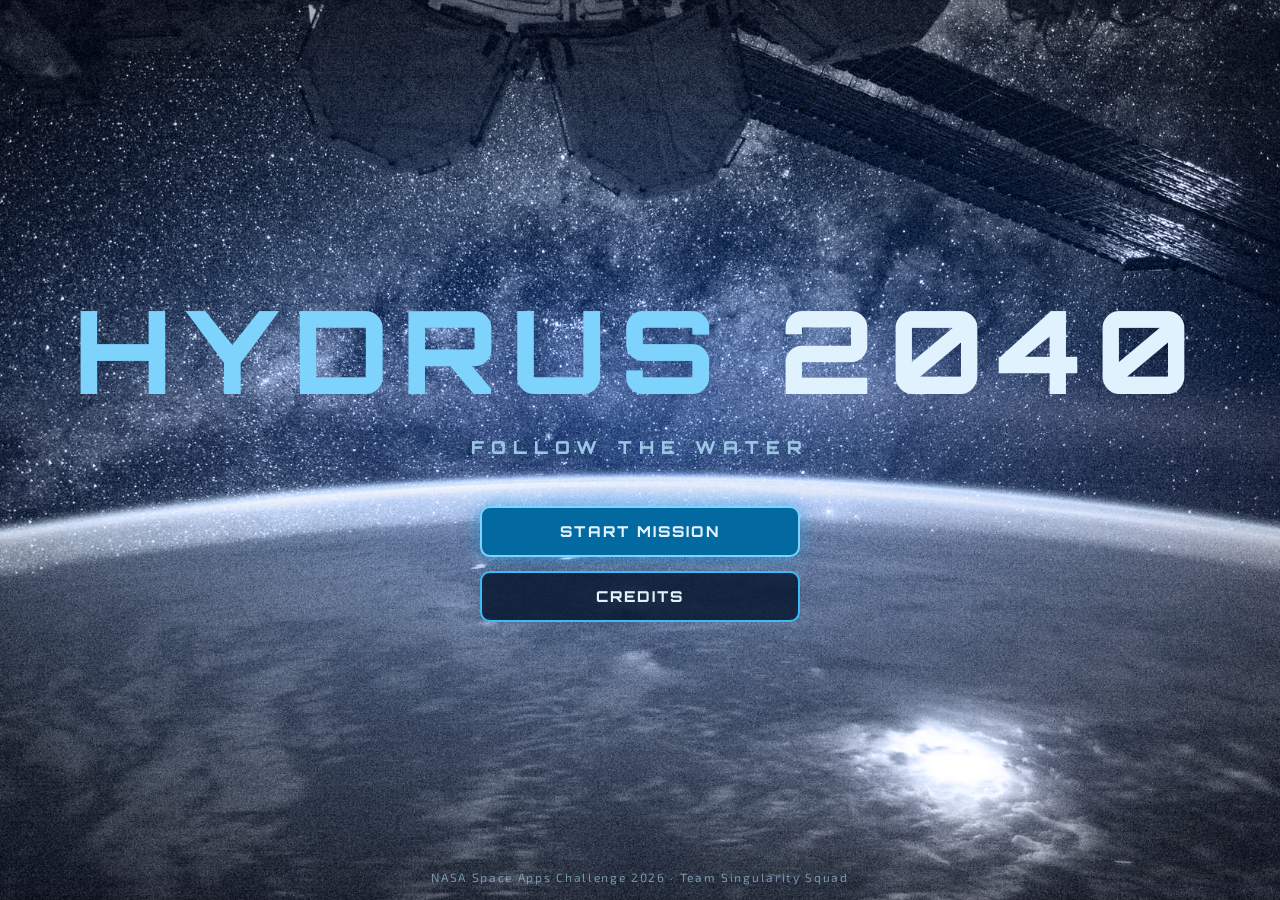
<file: hydrus-2040/index.html>
<!DOCTYPE html>
<html lang="en">
<head>
  <meta charset="UTF-8">
  <meta name="viewport" content="width=device-width, initial-scale=1.0">
  <title>Hydrus 2040</title>
  <meta name="description" content="Hydrus 2040: follow the water. A space mission design game for NASA Space Apps Challenge 2026.">
  <link rel="stylesheet" href="css/style.css">
</head>
<body>

  <!-- ============ 1. TITLE SCREEN ============ -->
  <section id="screen-title" class="screen active">
    <div class="title-bg"></div>
    <div class="title-tint"></div>
    <img class="drifter" src="assets/images/astronaut-floating.png" alt="">

    <div class="title-box">
      <div class="title-float">
        <h1 class="game-title">HYDRUS <span>2040</span></h1>
      </div>
      <p class="game-subtitle">FOLLOW THE WATER</p>
      <nav class="menu">
        <button class="btn btn-main" id="btn-start">START MISSION</button>
        <button class="btn" id="btn-credits">CREDITS</button>
      </nav>
    </div>

    <footer class="title-footer">NASA Space Apps Challenge 2026 · Team Singularity Squad</footer>
  </section>

  <!-- ============ 2. INTRO COMIC ============ -->
  <section id="screen-intro" class="screen">
    <div class="stage" id="intro-stage">
      <div class="panel-bg" id="panel-bg"></div>
      <div class="panel-extra" id="panel-extra"></div>
      <div class="caption" id="caption"></div>
      <img class="hydrus" id="hydrus" src="assets/images/control-hydrus.png" alt="Control Hydrus, your mission guide">
      <div class="bubble" id="bubble">
        <b class="bubble-name">CONTROL HYDRUS</b>
        <span id="bubble-text"></span>
      </div>
      <div class="dots" id="dots"></div>
      <button class="btn-skip" id="btn-skip">Skip intro &#9656;&#9656;</button>
      <button class="btn btn-main btn-next" id="btn-next">NEXT &#9656;</button>
    </div>
  </section>

  <!-- ============ 3. CHOOSE YOUR DESTINATION ============ -->
  <section id="screen-destinations" class="screen">
    <div class="title-bg dim"></div>
    <div class="title-tint"></div>

    <header class="dest-header">
      <button class="btn btn-small" id="dest-back">&#9666; Menu</button>
      <div class="dest-heading">
        <h2>CHOOSE YOUR DESTINATION</h2>
        <div class="dest-guide">
          <img src="assets/images/control-hydrus-face.png" alt="">
          <p><b>CONTROL HYDRUS:</b> <span id="dest-guide-text"></span></p>
        </div>
      </div>
    </header>

    <div class="dest-cols" id="dest-cols"></div>

    <div class="dest-bar">
      <p id="dest-choice">Pick a world to continue.</p>
      <button class="btn btn-main" id="dest-go" disabled>CONTINUE &#9656;</button>
    </div>
  </section>

  <!-- ============ 4. HANGAR ============ -->
  <!-- The hangar is drawn at 1920 x 1080 and scaled to fit any screen -->
  <section id="screen-hangar" class="screen">
    <div class="hg-stage" id="hg-stage">
      <header class="hg-top">
        <div class="hg-title"><h1>HANGAR</h1><small id="hg-sub"></small></div>
        <div class="hg-meter" id="m-budget"></div>
        <div class="hg-meter" id="m-weight"></div>
        <div class="hg-meter" id="m-power"></div>
        <div class="hg-meter" id="m-data"></div>
        <div class="hg-btns"><button class="hg-help" id="hg-help" aria-label="Hangar tour">?</button><button class="hg-back" id="hg-back">&#9666; BACK</button></div>
      </header>

      <div class="hg-grid">
        <div class="hg-left">
          <section class="pn" id="p-rocket"><div class="pt">1 · CHOOSE YOUR ROCKET</div><div id="rocket-list"></div></section>
          <section class="pn hg-fuel">
            <div class="pt">FUEL LOAD <span>$1M per 10%</span></div>
            <div class="fh"><b id="fuel-pct"></b><span id="fuel-dv"></span></div>
            <input type="range" id="fuel-range" min="0" max="100" step="1" aria-label="Fuel load">
            <div class="flab"><span>0%</span><span>25%</span><span>50%</span><span>75%</span><span>100%</span></div>
            <p class="fnote"><b>Δv</b> = how much your rocket can change its speed. More fuel gives more Δv, but costs money. More weight on board gives less Δv.</p>
          </section>
        </div>

        <section class="pn hg-bay">
          <div class="pt">ASSEMBLY BAY <span id="bay-sub"></span></div>
          <svg id="rocket-svg" viewBox="0 0 560 470" preserveAspectRatio="xMidYMid meet" aria-label="Your rocket"></svg>
        </section>

        <section class="pn" id="p-equip">
          <div class="pt">2 · LOAD YOUR EQUIPMENT <span id="equip-sub"></span></div>
          <div class="env" id="env"></div>
          <div class="items" id="equip-list"></div>
        </section>

        <div class="hg-bottom">
          <section class="pn" id="p-hazards"><div class="pt">3 · HAZARDS <span>what can go wrong, and what protects you</span></div><div class="hzs" id="hazards"></div></section>
          <section class="pn" id="p-crew">
            <div class="pt">4 · CREW STATIONS <span>Control Hydrus gives orders by station</span></div>
            <div class="crew" id="crew-stations"></div>
            <div class="hint"><img src="assets/images/control-hydrus-face.png" alt=""><div><b>CONTROL HYDRUS</b><p id="hint-text"></p></div></div>
          </section>
          <section class="pn hg-launch">
            <div class="pt">MISSION READINESS</div>
            <svg id="gauge" viewBox="0 0 300 170" width="270" aria-label="Mission readiness"></svg>
            <div class="risk" id="risk-text"></div>
            <ul class="blocked-list" id="blocked-list"></ul>
            <button class="lb" id="launch-btn">LAUNCH &#9656;</button>
          </section>
        </div>
      </div>

      <!-- Guided tour by Control Hydrus (inside the hangar) -->
      <div class="tour hidden" id="tour">
        <div class="tour-spot" id="tour-spot"></div>
        <div class="tour-box" id="tour-box">
          <img src="assets/images/control-hydrus-face.png" alt="Control Hydrus">
          <div class="tour-text">
            <b>CONTROL HYDRUS <span id="tour-step"></span></b>
            <p id="tour-msg"></p>
            <div class="tour-btns">
              <button class="tour-skip" id="tour-skip">Skip tour</button>
              <button class="btn btn-main tour-next" id="tour-next">NEXT &#9656;</button>
            </div>
          </div>
        </div>
      </div>
    </div>
  </section>

  <!-- ============ CREW WINDOW (before the hangar) ============ -->
  <div class="modal crew-modal hidden" id="crew-modal">
    <div class="crew-box">
      <img class="cm-astro" src="assets/images/control-hydrus.png" alt="Control Hydrus">
      <div class="cm-bubble"><b>CONTROL HYDRUS</b><span id="crew-question"></span></div>
      <div class="cm-body" id="crew-body"></div>
    </div>
  </div>

  <!-- ============ LAUNCH SUMMARY WINDOW ============ -->
  <div class="modal summary-modal hidden" id="summary-modal">
    <div class="mbx">
      <div class="mbub"><b>CONTROL HYDRUS</b>Trip and equipment selected. Ready to launch, team?</div>
      <img class="mch" src="assets/images/control-hydrus.png" alt="">
      <h2>MISSION SUMMARY<small>Check everything before launch. You can't change your equipment in space.</small></h2>
      <div class="sg" id="summary-grid"></div>
      <div class="btns">
        <button class="bb" id="sum-back">&#9666; BACK TO HANGAR</button>
        <button class="bl" id="sum-go">CONFIRM LAUNCH &#9656;</button>
      </div>
    </div>
  </div>

  <!-- Pop-up window (credits and messages) -->
  <div class="modal hidden" id="modal">
    <div class="modal-box">
      <div id="modal-content"></div>
      <button class="btn btn-main" id="modal-close">CLOSE</button>
    </div>
  </div>

  <!-- Scripts: order matters -->
  <script src="js/data.js"></script>
  <script src="js/main.js"></script>
  <script src="js/title.js"></script>
  <script src="js/intro.js"></script>
  <script src="js/destinations.js"></script>
  <script src="js/crew.js"></script>
  <script src="js/hangar.js"></script>
  <script src="js/tour.js"></script>
</body>
</html>
</file>
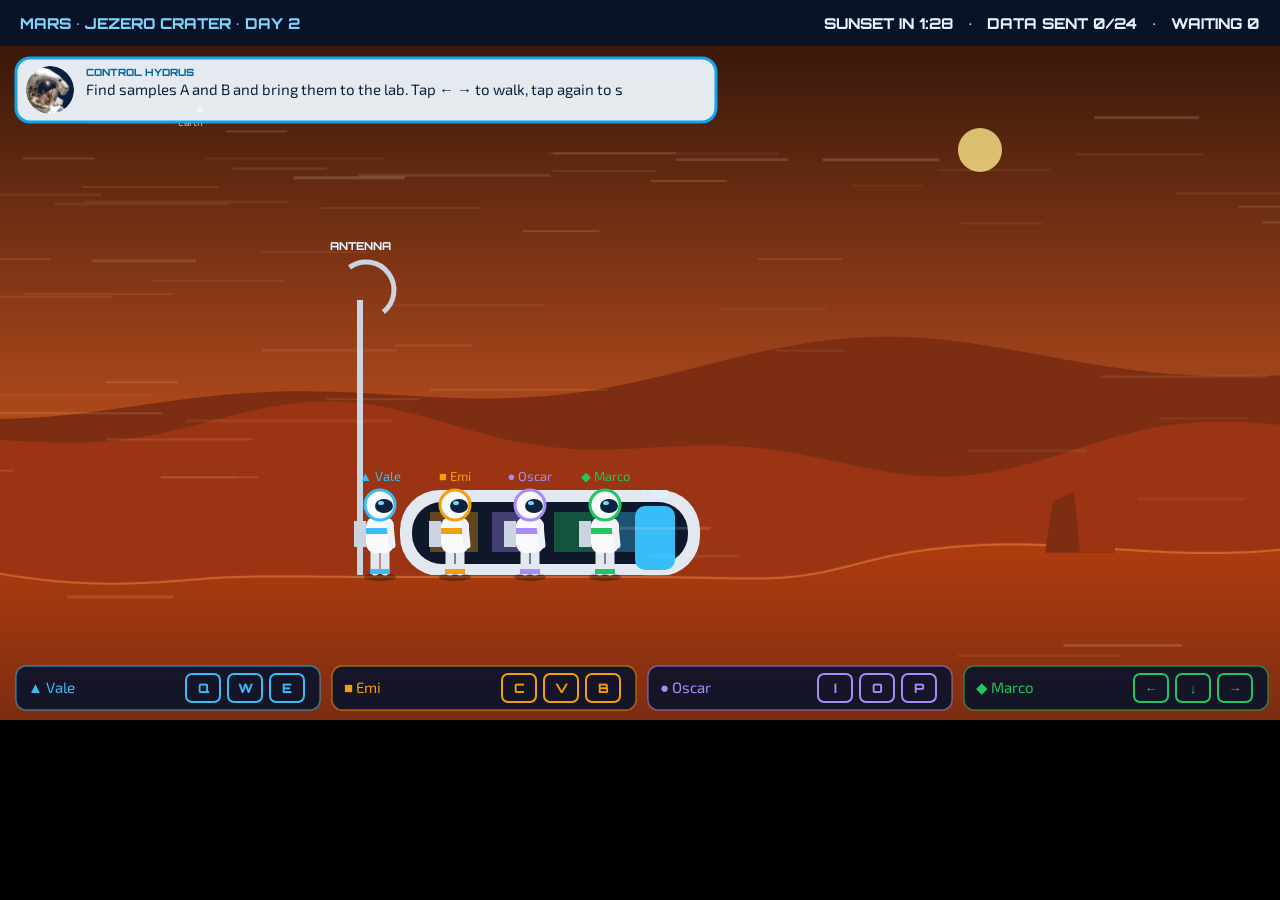
<file: prototypes/mars-movement/index.html>
<!DOCTYPE html>
<html lang="en">
<head>
<meta charset="UTF-8">
<title>Hydrus 2040 · Mars movement prototype</title>
<style>
  @font-face { font-family: Orb; src: url(orbitron.woff2); }
  @font-face { font-family: Exo; src: url(exo2-400.woff2); }
  html, body { margin: 0; height: 100%; background: #000; overflow: hidden; }
  canvas { display: block; margin: 0 auto; }
</style>
</head>
<body>
<canvas id="game" width="1280" height="720"></canvas>
<script src="world.js"></script>
</body>
</html>
</file>
<file: hydrus-2040/css/style.css>
/* =====================================================
   HYDRUS 2040 — STYLES
   Main colors are at the top: change them here.
   ===================================================== */

@font-face { font-family: 'Orbitron'; src: url(../assets/fonts/orbitron.woff2) format('woff2'); font-weight: 800; }
@font-face { font-family: 'Exo 2'; src: url(../assets/fonts/exo2-400.woff2) format('woff2'); font-weight: 400; }
@font-face { font-family: 'Exo 2'; src: url(../assets/fonts/exo2.woff2) format('woff2'); font-weight: 600; }

:root {
  --ice: #e0f2fe;        /* almost white */
  --light-blue: #7dd3fc;
  --blue: #38bdf8;
  --deep-blue: #0369a1;
  --navy: #04122b;
  --space: #01030a;
  --title-font: 'Orbitron', sans-serif;
  --text-font: 'Exo 2', sans-serif;
}

* { box-sizing: border-box; margin: 0; }
html, body { height: 100%; background: var(--space); color: var(--ice); font-family: var(--text-font); overflow: hidden; }
button { font: inherit; cursor: pointer; }
.hidden { display: none !important; }

/* ---------- Screens ---------- */
.screen { position: fixed; inset: 0; display: none; }
.screen.active { display: block; animation: fade-in .6s ease; }
@keyframes fade-in { from { opacity: 0; } to { opacity: 1; } }

/* ---------- Buttons ---------- */
.btn {
  font-family: var(--title-font); font-weight: 800; letter-spacing: .14em; font-size: 15px;
  padding: 14px 30px; color: var(--ice); background: #04122bcc;
  border: 2px solid var(--blue); border-radius: 10px; transition: .2s;
}
.btn:hover, .btn:focus-visible { background: var(--deep-blue); box-shadow: 0 0 22px var(--blue); outline: none; }
.btn-main { background: var(--deep-blue); border-color: var(--light-blue); box-shadow: 0 0 18px #0ea5e988; }
.btn-main:hover { box-shadow: 0 0 34px var(--blue); transform: translateY(-2px); }
.btn:disabled { opacity: .35; cursor: default; box-shadow: none; transform: none; }
.btn-small { font-size: 12px; padding: 9px 16px; }

/* ---------- 1. TITLE SCREEN ---------- */
.title-bg {
  position: absolute; inset: -4%;
  background: url(../assets/images/bg-title.jpg) center / cover;
  animation: slow-zoom 40s ease-in-out infinite alternate;
}
.title-bg.dim { filter: brightness(.55); }
@keyframes slow-zoom { from { transform: scale(1); } to { transform: scale(1.08); } }

/* Blue layer: turns the warm photo into cold blue tones */
.title-tint {
  position: absolute; inset: 0;
  background:
    radial-gradient(ellipse at center, #0a2a5a33 0%, #01030acc 85%),
    #0b3d91;
  mix-blend-mode: color; opacity: .9;
}
.title-tint::after {
  content: ''; position: absolute; inset: 0;
  background: linear-gradient(#01030a99, #01030a22 40%, #01030aaa);
  mix-blend-mode: normal;
}

.drifter {
  position: absolute; width: 9vw; min-width: 80px; top: 62%; left: -12vw; opacity: .9;
  animation: drift 55s linear infinite;
}
@keyframes drift {
  0%   { transform: translate(0, 0) rotate(-10deg); }
  50%  { transform: translate(70vw, -30vh) rotate(25deg); }
  100% { transform: translate(130vw, -10vh) rotate(60deg); }
}

.title-box {
  position: absolute; inset: 0; display: flex; flex-direction: column;
  align-items: center; justify-content: center; text-align: center; padding: 20px;
}
.title-float { animation: float 6s ease-in-out infinite; }
@keyframes float {
  0%, 100% { transform: translateY(0) rotate(-.6deg); }
  50%      { transform: translateY(-14px) rotate(.6deg); }
}
.game-title {
  font-family: var(--title-font); font-weight: 800; letter-spacing: .12em;
  font-size: clamp(42px, 9vw, 130px); color: var(--light-blue);
  animation: breathe 3.2s ease-in-out infinite;
}
.game-title span { color: var(--ice); }
@keyframes breathe {
  0%, 100% { text-shadow: 0 0 6px #0ea5e955; color: var(--light-blue); }
  50%      { text-shadow: 0 0 22px var(--blue), 0 0 55px #0284c7; color: #bae6fd; }
}
.game-subtitle {
  font-family: var(--title-font); letter-spacing: .4em; font-size: clamp(12px, 1.4vw, 20px);
  color: #9cc7e4; margin: 14px 0 48px;
}
.menu { display: flex; flex-direction: column; gap: 14px; width: min(320px, 80vw); }
.title-footer {
  position: absolute; bottom: 16px; width: 100%; text-align: center;
  font-size: 12px; letter-spacing: .14em; color: #9cc7e4aa;
}

/* ---------- 2. INTRO COMIC ---------- */
#screen-intro { background: #000; display: none; place-items: center; }
#screen-intro.active { display: grid; }
.stage {
  position: relative; width: min(100vw, 177.78vh); aspect-ratio: 16 / 9;
  overflow: hidden; container-type: inline-size; cursor: pointer; background: var(--space);
}
.panel-bg { position: absolute; inset: 0; background: center / cover no-repeat; }
.panel-bg.zoom { animation: panel-in .7s ease, ken-burns 14s ease-out forwards; }
@keyframes panel-in { from { opacity: 0; } to { opacity: 1; } }
@keyframes ken-burns { from { transform: scale(1); } to { transform: scale(1.06); } }

.caption {
  position: absolute; left: 3.75%; top: 6.2%; max-width: 47.5%;
  padding: 1.6cqw 2.1cqw; background: #04122bdd; border: .19cqw solid var(--blue);
  border-radius: .4cqw; box-shadow: .5cqw .5cqw 0 var(--deep-blue);
  opacity: 0; transform: translateY(-1cqw); transition: .6s .2s;
}
.caption.show { opacity: 1; transform: none; }
.caption-title {
  font-family: var(--title-font); font-weight: 800; font-size: 4cqw; letter-spacing: .12em;
  color: var(--light-blue); text-shadow: 0 0 1.4cqw #0ea5e9;
}
.caption p { font-size: 2.1cqw; line-height: 1.35; margin-top: .6cqw; }

.hydrus {
  position: absolute; left: 0; bottom: 0; height: 52%;
  transform: translateX(-110%); transition: transform .7s cubic-bezier(.2, .9, .3, 1.2);
  pointer-events: none;
}
.with-hydrus .hydrus { transform: translateX(0); animation: bob 5s ease-in-out .7s infinite; }
@keyframes bob { 0%, 100% { translate: 0 0; } 50% { translate: 0 -1.2%; } }

.bubble {
  position: absolute; padding: 1.75cqw 2.25cqw;
  background: #f0f9ff; color: #0c2340; border: .25cqw solid #0ea5e9; border-radius: 1.75cqw;
  font-size: 2.25cqw; line-height: 1.35; box-shadow: .5cqw .5cqw 0 var(--deep-blue);
  opacity: 0; transform: scale(.9); transform-origin: left bottom; transition: .35s .3s;
  min-height: 9cqw;
}
.bubble.show { opacity: 1; transform: none; }
.bubble::before {
  content: ''; position: absolute; left: -2.9cqw; bottom: 2.5cqw;
  border: 1.5cqw solid transparent; border-right: 2.9cqw solid #0ea5e9;
}
.bubble-name {
  display: block; font-family: var(--title-font); font-size: 1.25cqw; letter-spacing: .16em;
  color: var(--deep-blue); margin-bottom: .5cqw;
}
/* Panel 4: text box at the bottom, no astronaut */
.bottom-text .bubble {
  left: 50%; bottom: 4.5%; width: 90%; transform: translateX(-50%);
  background: #04122bee; color: var(--ice); border-color: var(--blue); border-radius: .4cqw;
  font-size: 1.9cqw; text-align: center; min-height: 0;
}
.bottom-text .bubble::before { display: none; }
.bottom-text .bubble-name { display: inline; color: var(--light-blue); margin-right: .6cqw; }

.intro-planet { position: absolute; top: 18%; width: 21.25%; transform: translateX(-50%); text-align: center; }
.intro-planet .planet-photo { width: 100%; }
.intro-planet-name {
  font-family: var(--title-font); font-size: 1.9cqw; letter-spacing: .14em; margin-top: 1.4cqw;
  color: #bae6fd; text-shadow: 0 0 .9cqw #0284c7;
}
.intro-planet-name small { display: block; font-family: var(--text-font); font-size: 1.5cqw; letter-spacing: .04em; color: var(--light-blue); margin-top: .3cqw; }

.dots { position: absolute; top: 2.5%; left: 50%; transform: translateX(-50%); display: flex; gap: .8cqw; }
.dots i { width: .8cqw; height: .8cqw; border-radius: 50%; background: #7dd3fc44; }
.dots i.on { background: var(--light-blue); box-shadow: 0 0 .8cqw var(--blue); }
.btn-skip {
  position: absolute; top: 2%; right: 1.5%; background: none; border: none;
  color: #9cc7e4; font-size: 1.2cqw; letter-spacing: .08em; padding: .6cqw;
}
.btn-skip:hover { color: var(--ice); }
.btn-next { position: absolute; right: 2.5%; bottom: 4%; font-size: 1.3cqw; padding: 1cqw 2cqw; }
.bottom-text .btn-next { bottom: auto; top: 6%; }

/* ---------- Planet photos that rotate ---------- */
.planet-photo { position: relative; aspect-ratio: 1; border-radius: 50%; }
.planet-photo img {
  width: 100%; height: 100%; border-radius: 50%; object-fit: cover; display: block;
  animation: spin 160s linear infinite;
  box-shadow: 0 0 0 3px #38bdf855, 0 0 40px #0ea5e966;
}
/* Fixed shadow on one side: makes it look like a 3D ball */
.planet-photo::after {
  content: ''; position: absolute; inset: 0; border-radius: 50%;
  background: radial-gradient(circle at 32% 30%, transparent 48%, #000000aa 100%);
  pointer-events: none;
}
@keyframes spin { to { transform: rotate(360deg); } }

/* ---------- 3. CHOOSE YOUR DESTINATION ---------- */
#screen-destinations.active { display: flex; flex-direction: column; }
.dest-header { position: relative; display: flex; align-items: flex-start; gap: 24px; padding: 22px 32px 0; }
.dest-heading { flex: 1; text-align: center; padding-right: 90px; }
.dest-heading h2 {
  font-family: var(--title-font); font-weight: 800; letter-spacing: .18em;
  font-size: clamp(20px, 2.6vw, 38px); color: var(--light-blue); text-shadow: 0 0 18px #0284c7;
}
.dest-guide { display: inline-flex; align-items: center; gap: 12px; margin-top: 12px; padding: 8px 18px 8px 8px; background: #04122bcc; border: 1px solid #38bdf866; border-radius: 40px; }
.dest-guide img { width: 46px; height: 46px; border-radius: 50%; border: 2px solid var(--blue); }
.dest-guide p { font-size: 16px; }
.dest-guide b { font-family: var(--title-font); font-size: 12px; letter-spacing: .14em; color: var(--light-blue); }

.dest-cols {
  position: relative; flex: 1; display: grid; grid-template-columns: repeat(3, 1fr);
  gap: clamp(12px, 2vw, 30px); padding: 22px clamp(16px, 3vw, 48px); min-height: 0;
}
.dest-card {
  position: relative; display: flex; flex-direction: column; align-items: center; text-align: center;
  padding: 26px 22px 22px; color: var(--ice); background: #04122bb3;
  border: 2px solid #38bdf855; border-radius: 18px; transition: .25s; overflow: hidden;
}
.dest-card:hover, .dest-card:focus-visible { border-color: var(--blue); transform: translateY(-6px); box-shadow: 0 0 30px #0ea5e955; outline: none; }
.dest-card.selected { border-color: var(--light-blue); background: #0a2a55d9; box-shadow: 0 0 0 2px var(--light-blue), 0 0 46px #0ea5e9aa; }
.dest-card .planet-photo.big { width: min(72%, 30vh); margin: 18px 0 20px; }
.dest-card:hover .planet-photo img { animation-duration: 40s; }
.dest-diff {
  position: absolute; top: 14px; left: 14px; font-family: var(--title-font); font-size: 11px;
  letter-spacing: .16em; padding: 5px 10px; border-radius: 6px; border: 1px solid;
}
.diff-easy .dest-diff   { color: #a5f3fc; border-color: #22d3ee; }
.diff-medium .dest-diff { color: #bae6fd; border-color: #38bdf8; background: #0369a133; }
.diff-hard .dest-diff   { color: #e0f2fe; border-color: #7dd3fc; background: #0369a199; }
.dest-name { font-family: var(--title-font); font-weight: 800; font-size: clamp(20px, 2.3vw, 34px); letter-spacing: .16em; }
.dest-title { color: var(--light-blue); font-weight: 600; font-size: clamp(14px, 1.3vw, 19px); margin: 4px 0 10px; }
.dest-desc { font-size: clamp(13px, 1.05vw, 16px); line-height: 1.5; color: #cfe6f7; max-width: 34ch; }

.dest-bar {
  position: relative; display: flex; align-items: center; justify-content: space-between; gap: 16px;
  padding: 14px 32px 22px;
}
.dest-bar p { font-size: 18px; color: #cfe6f7; }
.dest-bar b { font-family: var(--title-font); color: var(--light-blue); letter-spacing: .1em; }

/* ---------- Pop-up window ---------- */
.modal { position: fixed; inset: 0; background: #01030acc; display: grid; place-items: center; z-index: 10; padding: 20px; }
.modal-box {
  max-width: 620px; width: 100%; padding: 30px 34px; background: var(--navy);
  border: 2px solid var(--blue); border-radius: 14px; box-shadow: 0 0 40px #0ea5e955; text-align: center;
}
.modal-box h3 { font-family: var(--title-font); letter-spacing: .16em; color: var(--light-blue); margin-bottom: 14px; }
.modal-box p { line-height: 1.6; margin-bottom: 20px; }
.credits { text-align: left; line-height: 1.6; margin: 0 0 22px; padding-left: 20px; }
.credits li { margin-bottom: 6px; }

/* People who prefer less motion get a calm version */
@media (prefers-reduced-motion: reduce) {
  *, *::before, *::after { animation: none !important; transition: none !important; }
}

/* =====================================================
   4. HANGAR  (drawn at 1920 x 1080, scaled to the screen)
   ===================================================== */
#screen-hangar { background: radial-gradient(ellipse at 50% 0%, #0b2147, #020617 70%); overflow: hidden; }
.hg-stage {
  position: absolute; left: 50%; top: 50%; width: 1920px; height: 1080px;
  transform-origin: center; transform: translate(-50%, -50%);
}
.hg-top {
  display: grid; grid-template-columns: 400px repeat(4, 1fr) 110px; gap: 22px; align-items: center;
  padding: 16px 24px; border-bottom: 1px solid #38bdf833; background: #020a1acc; height: 92px;
}
.hg-title h1 { font-family: var(--title-font); font-size: 28px; letter-spacing: .16em; color: var(--light-blue); text-shadow: 0 0 14px #0284c7; }
.hg-title small { display: block; font-size: 13.5px; color: #9cc7e4; margin-top: 4px; line-height: 1.35; }
.hg-meter .h { display: flex; justify-content: space-between; font-size: 12px; letter-spacing: .14em; color: #9cc7e4; }
.hg-meter .h b { font-family: var(--title-font); font-size: 13px; color: var(--ice); letter-spacing: .04em; }
.hg-meter .bar { position: relative; height: 12px; background: #0b1a33; border: 1px solid #38bdf844; border-radius: 6px; margin: 6px 0 4px; overflow: hidden; }
.hg-meter .bar i { position: absolute; inset: 0 auto 0 0; border-radius: 6px; transition: width .3s; }
.hg-meter small { font-size: 12px; }
small.ok { color: #86efac; } small.warn { color: #fde68a; } small.bad { color: #fca5a5; font-weight: 600; } small.purple { color: #c4b5fd; }
.hg-back { font-family: var(--title-font); font-size: 12px; letter-spacing: .1em; padding: 10px; border: 1px solid var(--blue); border-radius: 8px; color: #bae6fd; background: none; }
.hg-back:hover { background: var(--deep-blue); }

.hg-grid { display: grid; grid-template-columns: 380px 1fr 660px; grid-template-rows: 600px 1fr; gap: 14px; padding: 14px 24px; height: calc(1080px - 92px); }
.pn { position: relative; border: 1px solid #38bdf866; border-radius: 12px; background: linear-gradient(#071a3add, #04122bdd); padding: 14px 16px; overflow: hidden; }
.pn::before { content: ''; position: absolute; inset: 0 0 auto 0; height: 2px; background: linear-gradient(90deg, transparent, var(--blue), transparent); }
.pt { font-family: var(--title-font); font-size: 13px; letter-spacing: .16em; color: var(--light-blue); margin-bottom: 12px; display: flex; justify-content: space-between; }
.pt span { color: #9cc7e4; font-family: var(--text-font); letter-spacing: .04em; }

/* Rockets */
.hg-left { display: flex; flex-direction: column; gap: 14px; min-height: 0; }
.hg-left .pn:first-child { flex: none; }
.rk { display: flex; gap: 12px; width: 100%; text-align: left; color: var(--ice); border: 1px solid #38bdf833; border-radius: 10px; padding: 7px 10px; margin-bottom: 7px; background: #04122b; transition: .2s; }
.rk:hover { border-color: var(--blue); }
.rk.on { border-color: var(--light-blue); background: #0a2a55; box-shadow: 0 0 0 1px var(--light-blue), 0 0 22px #0ea5e955; }
.rs { width: 38px; height: 70px; flex: none; }
.rkb { flex: 1; }
.rkh { display: flex; justify-content: space-between; align-items: center; margin-bottom: 4px; }
.rkh b { font-family: var(--title-font); font-size: 15px; letter-spacing: .12em; }
.sel { font-family: var(--title-font); font-size: 9px; letter-spacing: .14em; color: #04122b; background: var(--light-blue); padding: 3px 6px; border-radius: 4px; }
.st { display: flex; justify-content: space-between; font-size: 12px; color: #9cc7e4; margin-top: 1px; }
.st b { color: var(--ice); }
.mb { height: 4px; background: #0b1a33; border-radius: 2px; }
.mb i { display: block; height: 100%; background: var(--blue); border-radius: 2px; }

/* Fuel */
.hg-fuel { flex: 1; }
.fh { display: flex; justify-content: space-between; align-items: baseline; }
.fh > b { font-family: var(--title-font); font-size: 30px; color: var(--light-blue); }
.fh span { font-size: 13px; color: #9cc7e4; }
.fh span b { color: var(--ice); }
#fuel-range {
  -webkit-appearance: none; appearance: none; width: 100%; height: 14px; margin: 14px 0 6px; border-radius: 7px; cursor: pointer;
  background: linear-gradient(90deg, #0369a1, #38bdf8) 0 / var(--fill, 50%) 100% no-repeat, #0b1a33;
  border: 1px solid #38bdf844;
}
#fuel-range::-webkit-slider-thumb { -webkit-appearance: none; width: 26px; height: 26px; border-radius: 50%; background: var(--ice); border: 4px solid #0ea5e9; box-shadow: 0 0 14px var(--blue); }
#fuel-range::-moz-range-thumb { width: 18px; height: 18px; border-radius: 50%; background: var(--ice); border: 4px solid #0ea5e9; }
.flab { display: flex; justify-content: space-between; font-size: 11px; color: #9cc7e4; }
.fnote { font-size: 12px; color: #9cc7e4; line-height: 1.4; margin-top: 12px; }
.fnote b { color: var(--light-blue); }

/* Assembly bay */
.hg-bay svg { width: 100%; height: calc(100% - 30px); }
#rocket-group { transition: transform 1.8s cubic-bezier(.6, 0, .9, .4); }
#rocket-group.liftoff { transform: translate(20px, -700px) !important; }
#rocket-group .flame { transform-origin: 260px 436px; animation: flicker .25s ease-in-out infinite alternate; }
@keyframes flicker { from { transform: scaleY(.85); } to { transform: scaleY(1.15); } }

/* Equipment */
.env { display: flex; gap: 8px; flex-wrap: wrap; margin: -4px 0 10px; }
.env span { font-size: 12px; padding: 4px 9px; border-radius: 14px; background: #0b1a33; border: 1px solid #38bdf855; color: #cfe6f7; }
.env span b { color: var(--light-blue); font-family: var(--title-font); font-size: 10px; letter-spacing: .1em; margin-right: 5px; }
.items { display: grid; grid-template-columns: 1fr 1fr; gap: 9px; }
.item { display: flex; gap: 10px; align-items: flex-start; border: 1px solid #38bdf833; border-radius: 9px; padding: 8px 10px; background: #04122b; cursor: pointer; transition: .15s; }
.item:hover, .item:focus-visible { border-color: var(--blue); outline: none; }
.item.on { border-color: var(--light-blue); background: #0a2a55; }
.ic { flex: none; width: 42px; height: 42px; border-radius: 8px; display: grid; place-items: center; font-family: var(--title-font); font-size: 11px; color: #04060c; background: var(--c); }
.item:not(.on) .ic { background: transparent; color: var(--c); border: 1.5px solid var(--c); }
.im { flex: 1; min-width: 0; }
.im > b { display: block; font-size: 15px; }
.stats { display: flex; gap: 10px; font-size: 12px; font-weight: 600; color: var(--light-blue); }
.stats .plus { color: #86efac; } .stats .minus { color: #fca5a5; }
.rec { margin-top: 5px; font-size: 11.5px; line-height: 1.3; padding: 4px 7px; border-radius: 5px; border: 1px solid; }
.rec b { display: block; font-family: var(--title-font); font-size: 9.5px; letter-spacing: .12em; margin-bottom: 1px; }
.rec span { color: #cfe6f7; }
.rec.yes, .rec.best { border-color: #22c55e88; background: #14532d55; } .rec.yes b, .rec.best b { color: #86efac; }
.rec.no { border-color: #f8717188; background: #7f1d1d44; } .rec.no b { color: #fca5a5; }
.rec.opt { border-color: #33415599; background: #0b1a33; } .rec.opt b { color: #9cc7e4; }
.tick { font-family: var(--title-font); font-size: 16px; color: var(--light-blue); }
.item:not(.on) .tick { color: #475569; }
.step { display: flex; align-items: center; gap: 6px; font-family: var(--title-font); }
.step span { width: 24px; height: 24px; border: 1px solid var(--blue); border-radius: 5px; display: grid; place-items: center; font-size: 14px; color: #bae6fd; }
.step span:hover { background: var(--deep-blue); }
.step b { font-size: 14px; width: 12px; text-align: center; }

/* Bottom row */
.hg-bottom { grid-column: 1 / 4; display: grid; grid-template-columns: 780px 1fr 330px; gap: 14px; min-height: 0; }
.hzs { display: grid; grid-template-columns: 1fr 1fr; gap: 9px; }
.hz { border: 1px solid #38bdf833; border-radius: 9px; padding: 9px 11px; background: #04122b; }
.hzn { display: flex; align-items: center; gap: 10px; }
.hzn b { font-size: 14.5px; flex: 1; }
.hzn small { font-family: var(--title-font); font-size: 10px; letter-spacing: .1em; color: #fca5a5; width: 84px; text-align: right; }
.lv { display: flex; gap: 3px; }
.lv i { width: 14px; height: 8px; border-radius: 2px; background: #1e293b; }
.lv i.f { background: #f87171; }
.hzp { font-size: 13px; margin-top: 5px; font-weight: 600; }
.hzp.ok { color: #86efac; } .hzp.no { color: #fca5a5; }
.hzx { font-size: 12px; color: #9cc7e4; margin-top: 2px; }
.crew { display: grid; grid-template-columns: 1fr 1fr; gap: 9px; }
.cm { display: flex; align-items: center; gap: 10px; border: 1px solid #38bdf833; border-radius: 9px; padding: 9px 11px; background: #04122b; }
.cm .sh { font-size: 24px; width: 30px; text-align: center; }
.cm b { display: block; font-size: 15px; }
.cm small { font-size: 12px; color: #9cc7e4; }
.stns { margin-left: auto; display: flex; flex-wrap: wrap; gap: 5px; justify-content: flex-end; }
.stn { font-family: var(--title-font); font-size: 11px; letter-spacing: .12em; padding: 6px 9px; border: 1px solid; border-radius: 6px; }
.hint { display: flex; gap: 12px; align-items: center; margin-top: 14px; font-size: 15px; color: #cfe6f7; line-height: 1.4; }
.hint img { width: 58px; height: 58px; border-radius: 50%; border: 2px solid var(--blue); flex: none; }
.hint b { font-family: var(--title-font); font-size: 11px; letter-spacing: .12em; color: var(--light-blue); }
.hg-launch { display: flex; flex-direction: column; align-items: center; justify-content: space-between; }
.hg-launch .pt { align-self: stretch; }
.risk { font-size: 12.5px; color: #9cc7e4; text-align: center; line-height: 1.4; }
.lb {
  width: 100%; font-family: var(--title-font); font-size: 22px; letter-spacing: .22em; color: var(--ice); text-align: center; padding: 16px;
  border-radius: 12px; background: linear-gradient(#0ea5e9, #0369a1); border: 2px solid #bae6fd; box-shadow: 0 0 34px #0ea5e9aa; transition: .2s;
}
.lb:hover { box-shadow: 0 0 50px var(--blue); transform: translateY(-2px); }
.lb.blocked { background: #1e293b; border-color: #475569; color: #94a3b8; box-shadow: none; font-size: 17px; transform: none; }

/* =====================================================
   CREW WINDOW
   ===================================================== */
.crew-box {
  position: relative; width: min(860px, 94vw); min-height: 440px; padding: 34px 36px 30px 320px;
  border: 2px solid var(--blue); border-radius: 18px; background: linear-gradient(#081d40, #04122b); box-shadow: 0 0 60px #0ea5e966;
}
.cm-astro { position: absolute; left: -40px; bottom: 0; height: 300px; }
.cm-bubble {
  position: absolute; left: 30px; top: 30px; width: 260px; padding: 16px 18px; background: #f0f9ff; color: #0c2340;
  border: 3px solid #0ea5e9; border-radius: 20px; font-size: 21px; line-height: 1.3; box-shadow: 6px 6px 0 var(--deep-blue);
}
.cm-bubble b { display: block; font-family: var(--title-font); font-size: 12px; letter-spacing: .16em; color: var(--deep-blue); margin-bottom: 6px; }
.cm-bubble::after { content: ''; position: absolute; left: 60px; bottom: -34px; border: 16px solid transparent; border-top: 20px solid #0ea5e9; }
.cm-body { display: flex; flex-direction: column; gap: 18px; min-height: 370px; justify-content: center; }
.cm-numbers { display: grid; grid-template-columns: repeat(2, 1fr); gap: 14px; }
.cm-num {
  display: flex; flex-direction: column; align-items: center; gap: 6px; padding: 18px 10px; color: var(--ice);
  background: #04122b; border: 2px solid #38bdf866; border-radius: 14px; transition: .2s;
}
.cm-num b { font-family: var(--title-font); font-size: 46px; color: var(--light-blue); }
.cm-num span { font-size: 20px; letter-spacing: .2em; }
.cm-num:hover, .cm-num:focus-visible { border-color: var(--light-blue); background: #0a2a55; box-shadow: 0 0 26px #0ea5e977; outline: none; transform: translateY(-3px); }
.cm-note { font-size: 14px; color: #9cc7e4; text-align: center; }
.cm-names { display: grid; gap: 12px; }
.cm-row { display: flex; align-items: center; gap: 12px; }
.cm-shape { font-size: 26px; width: 30px; text-align: center; }
.cm-input { flex: 1; font: inherit; font-size: 18px; padding: 10px 12px; border-radius: 8px; border: 2px solid; background: #020a1a; color: var(--ice); }
.cm-input:focus { outline: none; box-shadow: 0 0 16px #0ea5e988; }
.cm-keys { font-size: 13px; color: #9cc7e4; width: 120px; }
.cm-actions { display: flex; justify-content: space-between; gap: 12px; }

/* =====================================================
   LAUNCH SUMMARY WINDOW
   ===================================================== */
.summary-modal { backdrop-filter: blur(4px); }
.mbx {
  position: relative; width: min(1240px, 96vw); max-height: 96vh; overflow: auto;
  border: 2px solid var(--blue); border-radius: 18px; background: linear-gradient(#081d40, #04122b);
  box-shadow: 0 0 60px #0ea5e966; padding: 26px 30px 26px 330px; min-height: 600px;
}
.mbx h2 { font-family: var(--title-font); letter-spacing: .18em; font-size: 24px; color: var(--light-blue); text-shadow: 0 0 14px #0284c7; }
.mbx h2 small { display: block; font-family: var(--text-font); letter-spacing: .04em; font-size: 14px; color: #9cc7e4; margin-top: 4px; text-shadow: none; }
.mch { position: absolute; left: -44px; bottom: 0; height: 296px; }
.mbub {
  position: absolute; left: 30px; top: 40px; width: 270px; padding: 16px 18px; background: #f0f9ff; color: #0c2340;
  border: 3px solid #0ea5e9; border-radius: 20px; font-size: 21px; line-height: 1.3; box-shadow: 6px 6px 0 var(--deep-blue);
}
.mbub b { display: block; font-family: var(--title-font); font-size: 12px; letter-spacing: .16em; color: var(--deep-blue); margin-bottom: 6px; }
.mbub::after { content: ''; position: absolute; left: 60px; bottom: -34px; border: 16px solid transparent; border-top: 20px solid #0ea5e9; }
.sg { display: grid; grid-template-columns: 1fr 1fr 1fr; gap: 12px; margin-top: 18px; }
.sc { border: 1px solid #38bdf855; border-radius: 10px; background: #04122b; padding: 12px 14px; }
.sc.wide2 { grid-column: span 2; } .sc.wide3 { grid-column: span 3; }
.sc h4 { font-family: var(--title-font); font-size: 11px; letter-spacing: .16em; color: var(--light-blue); margin-bottom: 8px; }
.sc p { font-size: 14px; line-height: 1.45; color: #cfe6f7; }
.sc p b { color: var(--ice); }
.sc .big { font-family: var(--title-font); font-size: 22px; color: var(--ice); letter-spacing: .08em; }
.dest { display: flex; gap: 12px; align-items: center; }
.dest img { width: 66px; height: 66px; border-radius: 50%; box-shadow: 0 0 0 2px var(--blue), 0 0 18px #0ea5e9; }
.eq { display: flex; gap: 6px; flex-wrap: wrap; }
.eq span { font-family: var(--title-font); font-size: 11px; padding: 6px 8px; border-radius: 6px; color: #04060c; }
.tot { display: grid; grid-template-columns: 1fr 1fr; gap: 6px 18px; font-size: 14px; }
.tot div { display: flex; justify-content: space-between; color: #9cc7e4; }
.tot b { color: var(--ice); }
.warn { color: #fde68a !important; } .good { color: #86efac !important; }
.crewl { display: grid; grid-template-columns: repeat(4, 1fr); gap: 6px; font-size: 14px; }
.rd { display: flex; align-items: center; gap: 14px; }
.rd .big { font-size: 38px; color: #86efac; }
.btns { display: flex; justify-content: flex-end; gap: 14px; margin-top: 20px; }
.bb { font-family: var(--title-font); letter-spacing: .16em; font-size: 15px; padding: 15px 26px; border-radius: 10px; border: 2px solid var(--blue); color: #bae6fd; background: none; }
.bb:hover { background: #0a2a55; }
.bl { font-family: var(--title-font); letter-spacing: .2em; font-size: 18px; padding: 15px 34px; border-radius: 10px; color: var(--ice); background: linear-gradient(#0ea5e9, #0369a1); border: 2px solid #bae6fd; box-shadow: 0 0 30px #0ea5e9aa; }
.bl:hover { box-shadow: 0 0 46px var(--blue); }

/* =====================================================
   HANGAR TOUR AND "WHY WE CAN'T LAUNCH"
   ===================================================== */
.hg-top { grid-template-columns: 400px repeat(4, 1fr) 170px; }
.hg-btns { display: flex; gap: 10px; }
.hg-help {
  width: 44px; flex: none; font-family: var(--title-font); font-size: 18px; color: var(--ice);
  background: var(--deep-blue); border: 1px solid var(--light-blue); border-radius: 8px; box-shadow: 0 0 14px #0ea5e988;
}
.hg-help:hover { box-shadow: 0 0 24px var(--blue); }
.hg-back { flex: 1; }

.tour { position: absolute; inset: 0; z-index: 5; }
.tour-spot {
  position: absolute; border: 3px solid var(--light-blue); border-radius: 14px;
  box-shadow: 0 0 0 4000px #01030ad0, 0 0 30px var(--blue); transition: all .45s ease; pointer-events: none;
}
.tour-box {
  position: absolute; width: 660px; display: flex; gap: 18px; align-items: flex-start; padding: 22px 24px;
  background: #f0f9ff; color: #0c2340; border: 4px solid #0ea5e9; border-radius: 22px;
  box-shadow: 8px 8px 0 var(--deep-blue), 0 0 40px #0ea5e988; transition: left .45s ease, top .45s ease;
}
.tour-box img { width: 92px; height: 92px; border-radius: 50%; border: 3px solid #0ea5e9; flex: none; }
.tour-text { flex: 1; }
.tour-text > b { display: block; font-family: var(--title-font); font-size: 14px; letter-spacing: .16em; color: var(--deep-blue); margin-bottom: 8px; }
.tour-text > b span { color: #64748b; letter-spacing: .06em; }
.tour-text p { font-size: 22px; line-height: 1.4; }
.tour-warn { display: block; font-family: var(--title-font); font-size: 18px; letter-spacing: .08em; color: #b91c1c; margin-bottom: 8px; }
.tour-btns { display: flex; justify-content: flex-end; align-items: center; gap: 16px; margin-top: 16px; }
.tour-skip { background: none; border: none; color: #475569; font-size: 16px; text-decoration: underline; }
.tour-next { font-size: 16px; }

.blocked-list { list-style: none; padding: 0; margin: 4px 0 6px; font-size: 13px; color: #fca5a5; text-align: center; line-height: 1.4; }
.blocked-list .bl-title { font-family: var(--title-font); font-size: 11px; letter-spacing: .12em; color: #f87171; }
.blocked-list .bl-help { color: #9cc7e4; font-size: 12px; }
</file>
